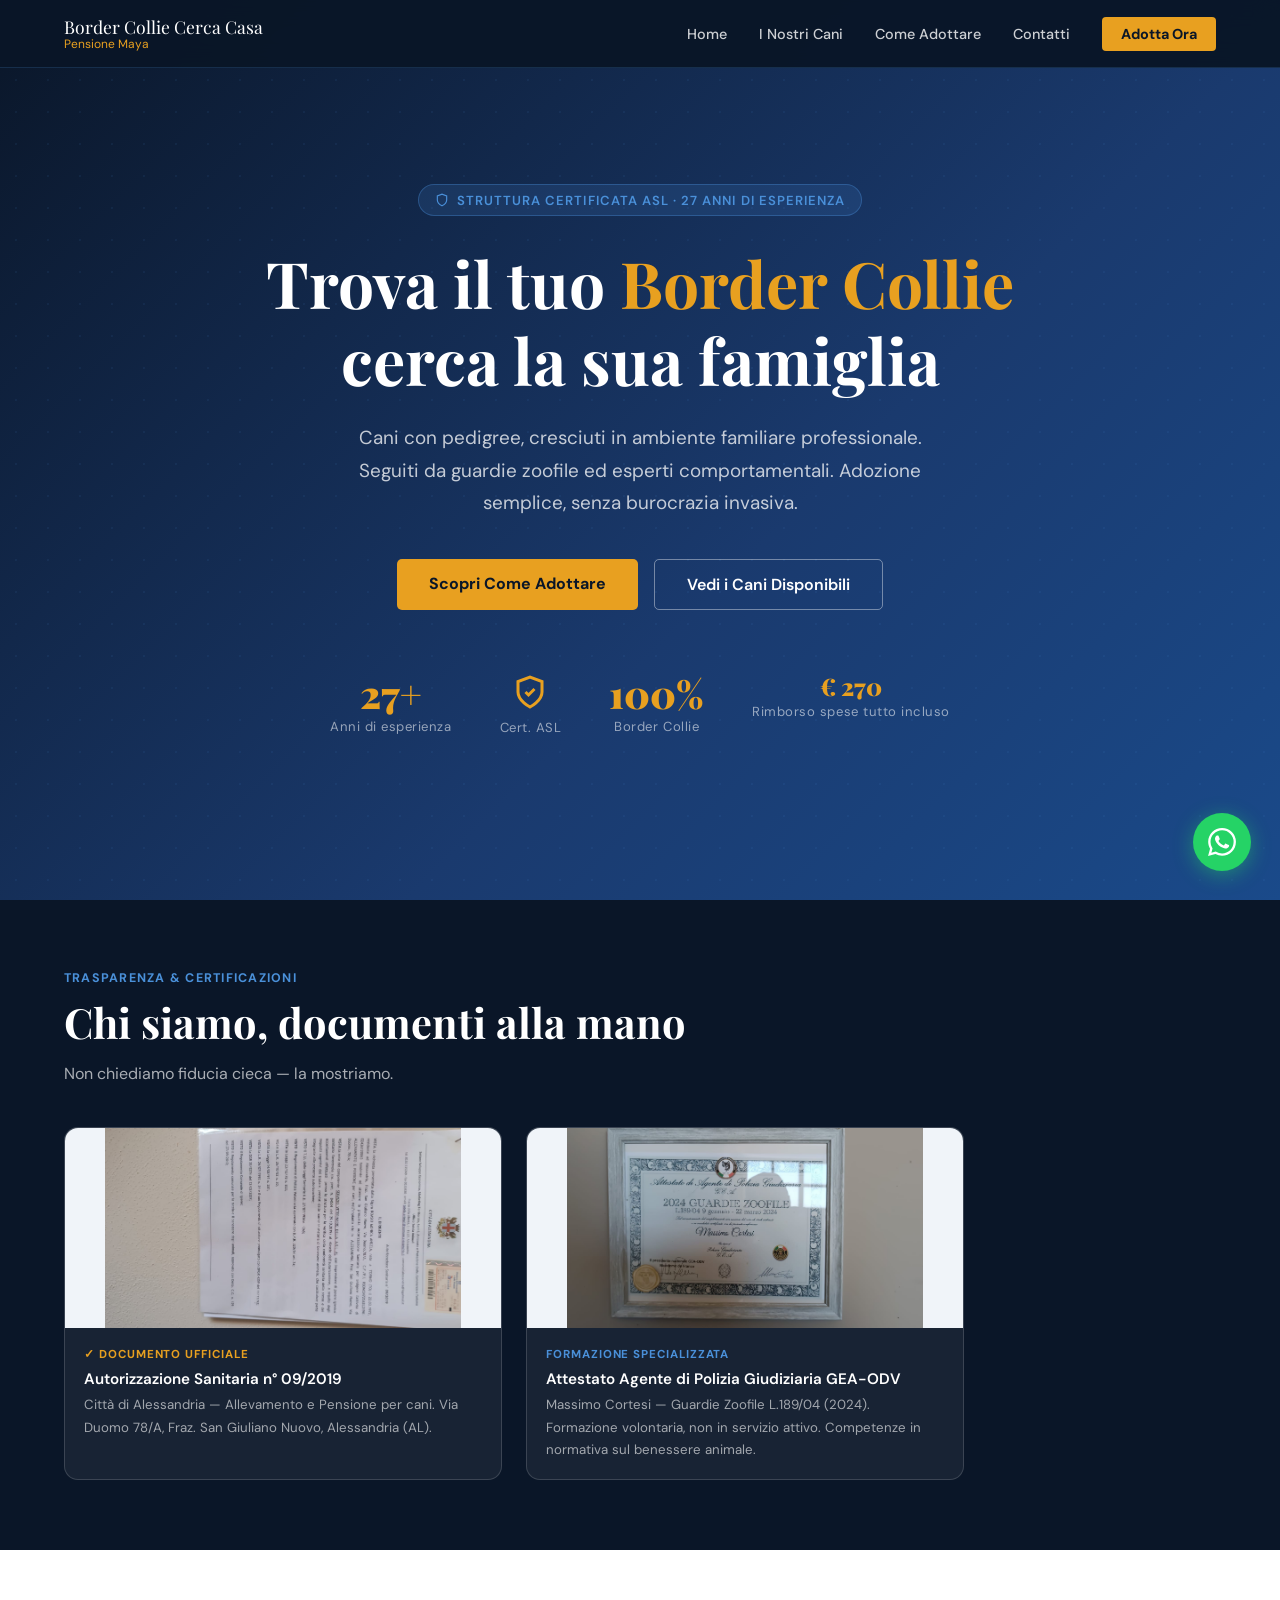
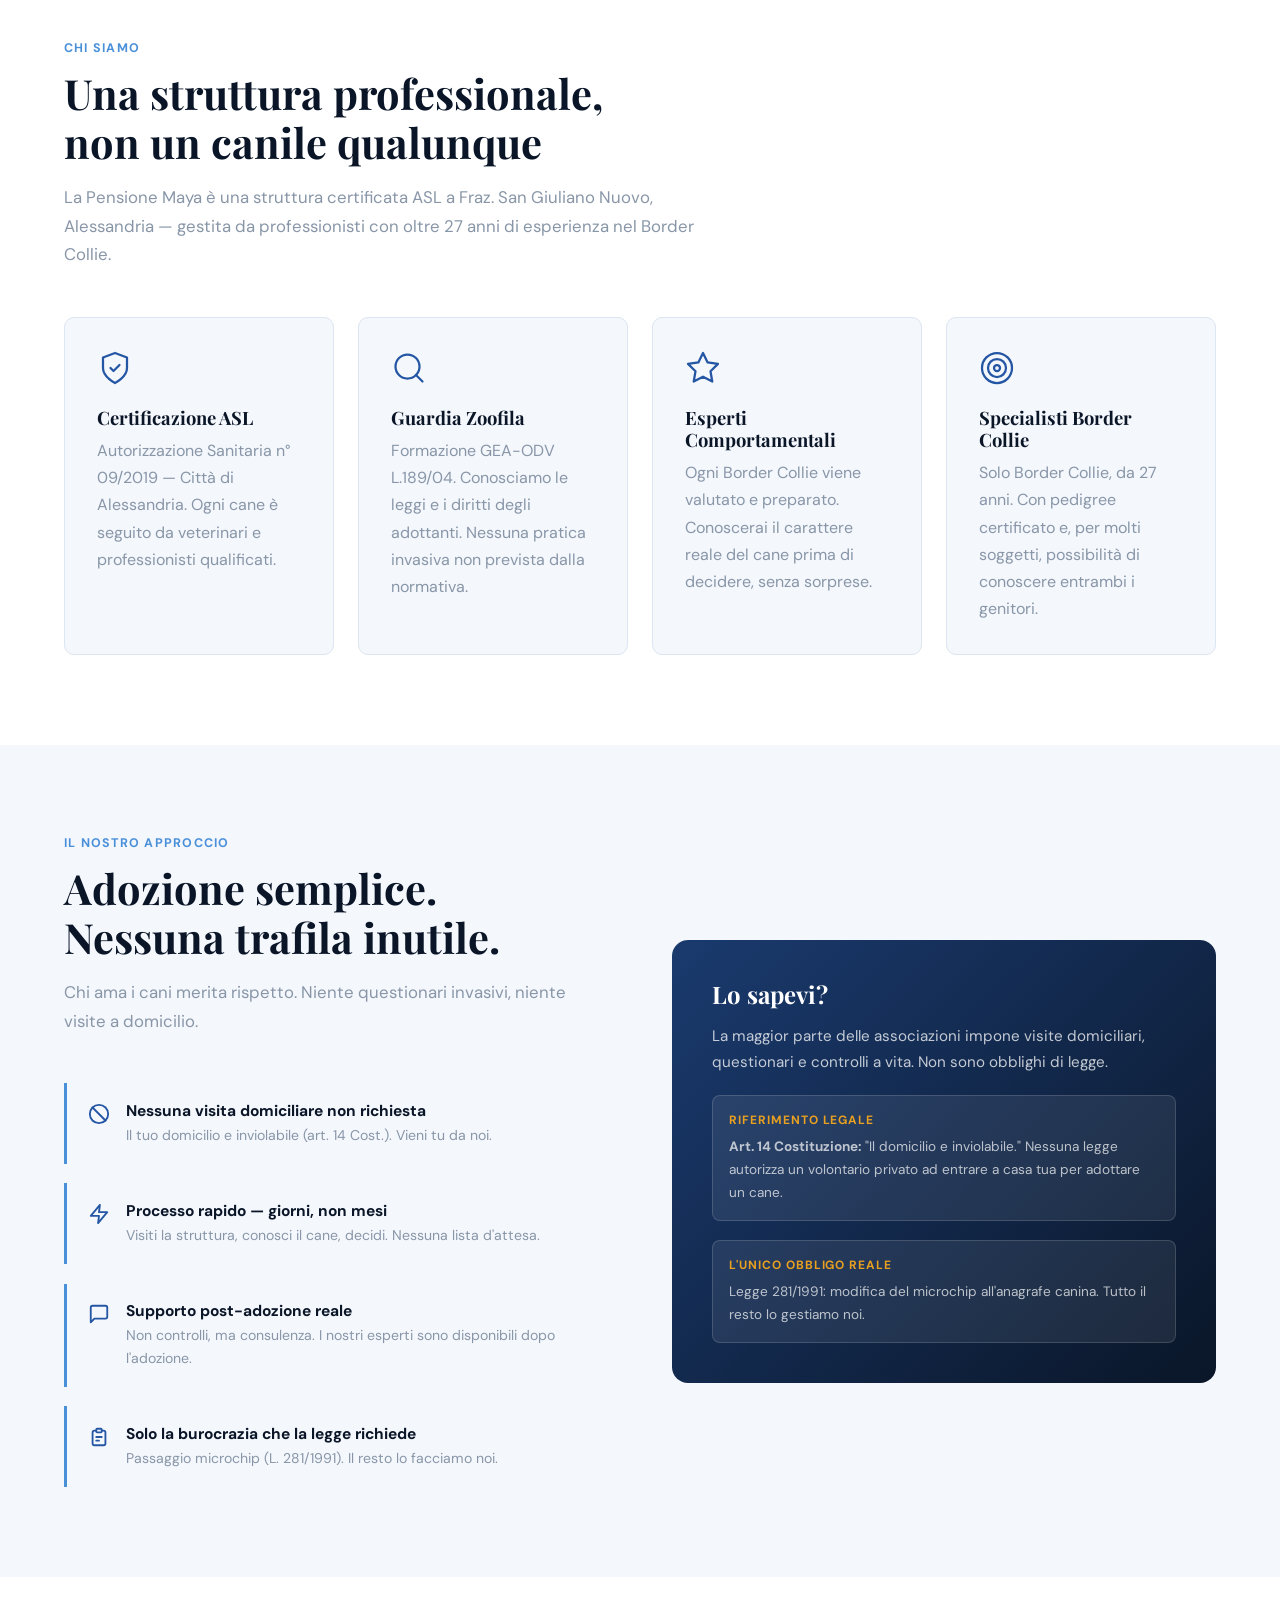
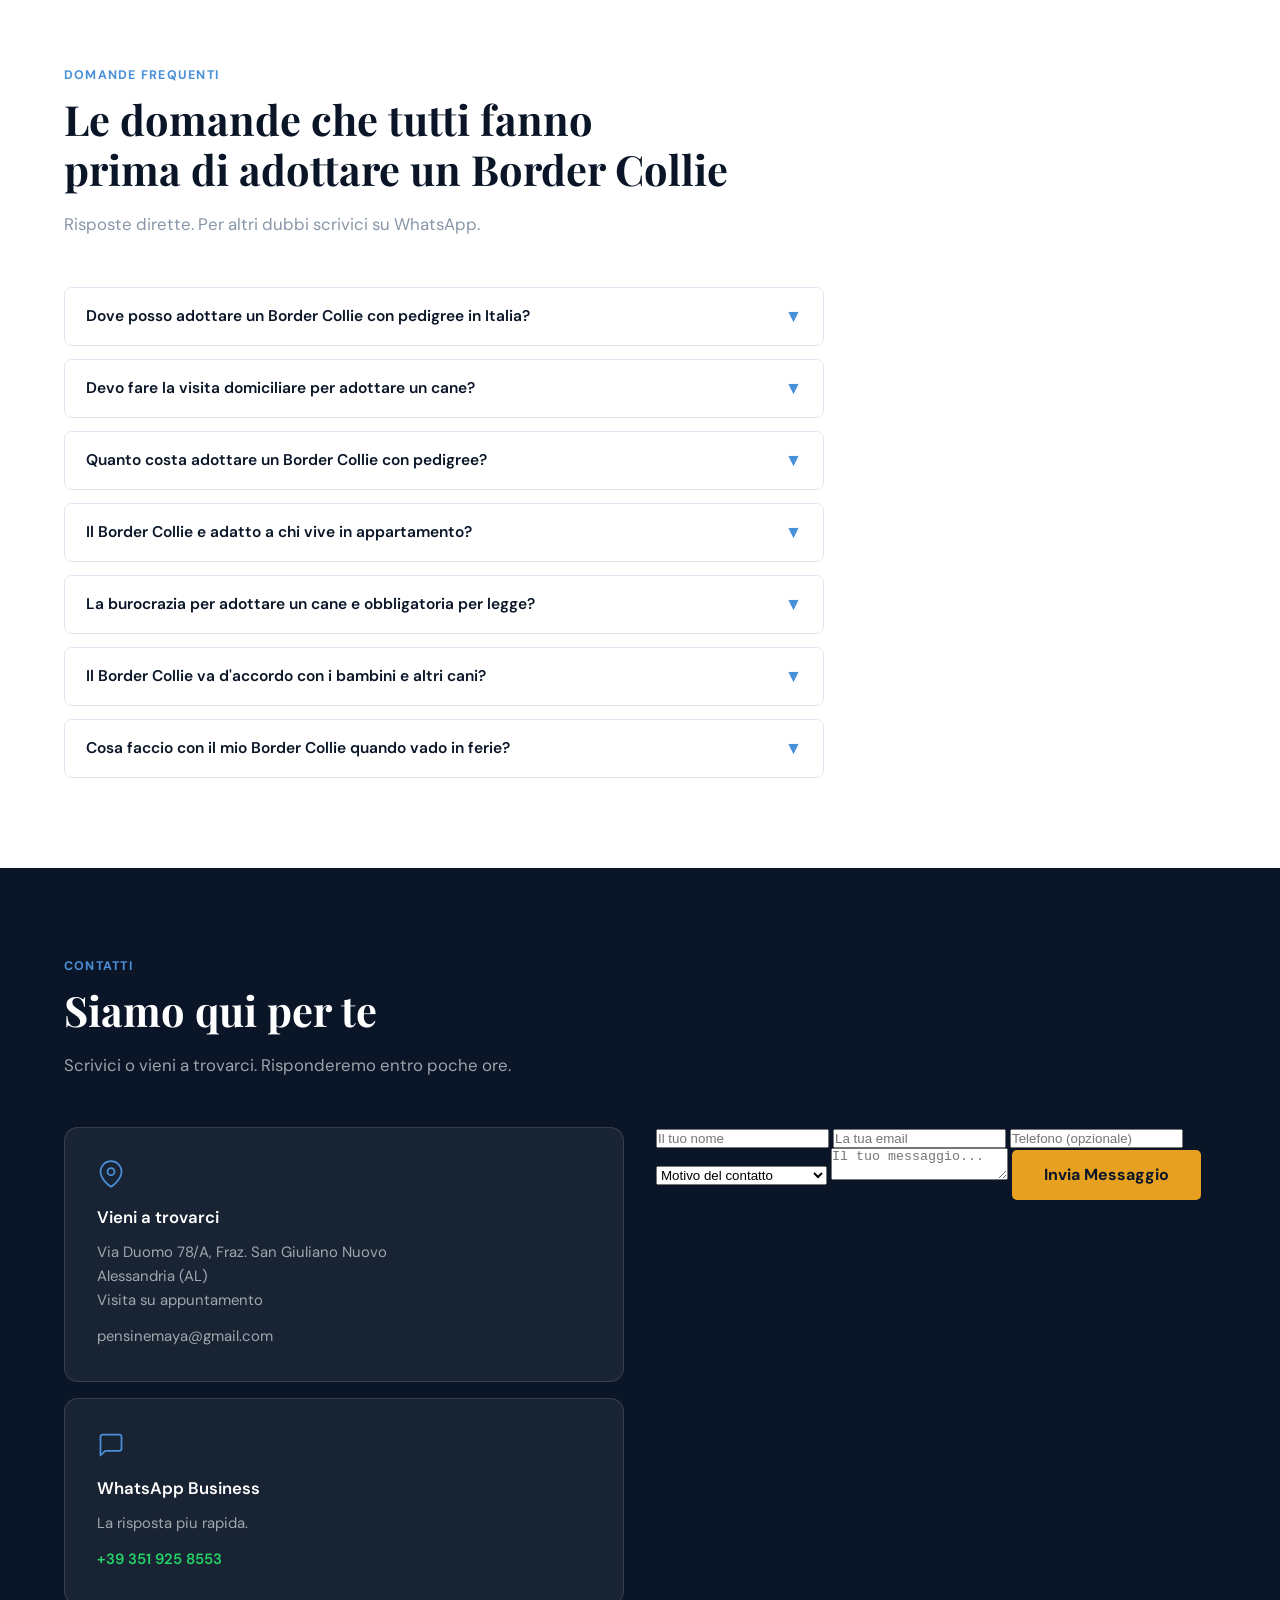
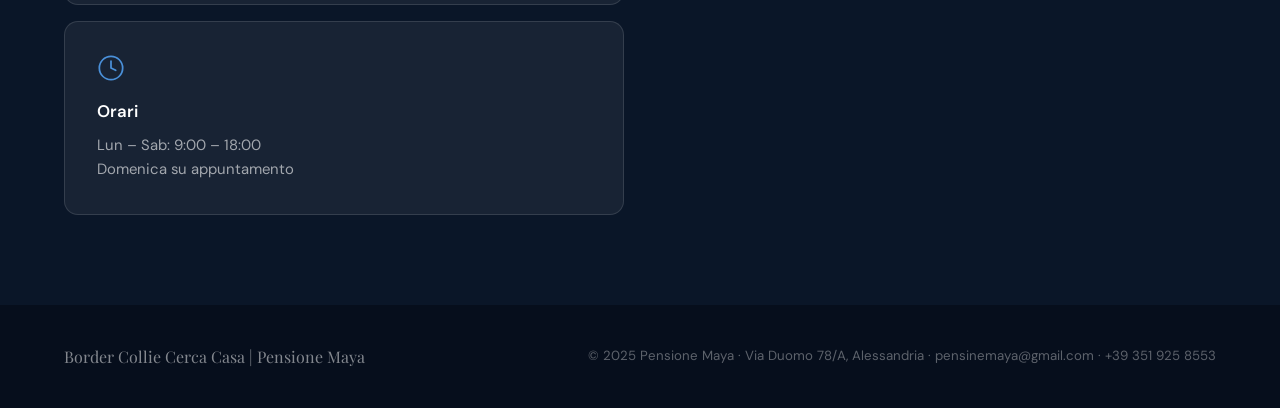
<file: index.html>
<!DOCTYPE html>
<html lang="it">
<head>
<meta charset="UTF-8">
<meta name="viewport" content="width=device-width, initial-scale=1.0">
<title>Border Collie Cerca Casa | Pensione Maya</title>
<meta name="description" content="Adotta un Border Collie con pedigree dalla Pensione Maya di Alessandria. Struttura certificata ASL, guardie zoofile, esperti comportamentali, 27 anni di esperienza.">
<link rel="preconnect" href="https://fonts.googleapis.com">
<link href="https://fonts.googleapis.com/css2?family=Playfair+Display:wght@700;900&family=DM+Sans:wght@300;400;500;600&display=swap" rel="stylesheet">
<link rel="stylesheet" href="css/stile.css">

<script type="application/ld+json">
{"@context":"https://schema.org","@type":"FAQPage","mainEntity":[
{"@type":"Question","name":"Dove posso adottare un Border Collie con pedigree in Italia?","acceptedAnswer":{"@type":"Answer","text":"La Pensione Maya di Alessandria e una struttura certificata ASL specializzata in Border Collie con pedigree, con oltre 27 anni di esperienza."}},
{"@type":"Question","name":"Devo fare la visita domiciliare per adottare un cane?","acceptedAnswer":{"@type":"Answer","text":"No. Il domicilio e tutelato dall art. 14 della Costituzione Italiana. L unico obbligo legale e il passaggio del microchip (L. 281/1991)."}},
{"@type":"Question","name":"Quanto costa adottare un Border Collie con pedigree?","acceptedAnswer":{"@type":"Answer","text":"Il contributo e di 270 euro tutto incluso: pedigree, vaccini, microchip, libretto sanitario, affiancamento e tesseramento socio."}}
]}
</script>
</head>
<body>

<!-- NAV -->
<nav>
  <a class="nav-logo" href="index.html">Border Collie Cerca Casa <span>Pensione Maya</span></a>
  <ul class="nav-links" id="mainNav">
    <li><a href="index.html">Home</a></li>
    <li><a href="cani.html">I Nostri Cani</a></li>
    <li><a href="adotta.html">Come Adottare</a></li>
    <li><a href="index.html#contatti">Contatti</a></li>
    <li><a class="nav-cta" href="adotta.html">Adotta Ora</a></li>
  </ul>
  <button id="hamburger" onclick="toggleMenu()" aria-label="Menu">
    <svg width="24" height="24" viewBox="0 0 24 24" fill="none" stroke="white" stroke-width="2" stroke-linecap="round">
      <line x1="3" y1="6" x2="21" y2="6"/><line x1="3" y1="12" x2="21" y2="12"/><line x1="3" y1="18" x2="21" y2="18"/>
    </svg>
  </button>
</nav>

<!-- HERO -->
<!-- PER AGGIUNGERE UNA FOTO SFONDO: 
     1. Carica la foto nella cartella foto/struttura/
     2. Cambia class="hero" in class="hero con-foto"
     3. In css/stile.css cambia --sfondo-hero con: url('../foto/struttura/NOMEFOTO.jpg') center/cover
-->
<section class="hero">
  <div class="hero-badge">
    <svg width="14" height="14" viewBox="0 0 24 24" fill="none" stroke="currentColor" stroke-width="2"><path d="M12 22s8-4 8-10V5l-8-3-8 3v7c0 6 8 10 8 10z"/></svg>
    Struttura Certificata ASL &middot; 27 Anni di Esperienza
  </div>
  <h1>Trova il tuo <em>Border Collie</em><br>cerca la sua famiglia</h1>
  <p>Cani con pedigree, cresciuti in ambiente familiare professionale. Seguiti da guardie zoofile ed esperti comportamentali. Adozione semplice, senza burocrazia invasiva.</p>
  <div class="hero-btns">
    <a href="adotta.html" class="btn-primary">Scopri Come Adottare</a>
    <a href="cani.html" class="btn-outline">Vedi i Cani Disponibili</a>
  </div>
  <div class="hero-stats">
    <div class="stat">
      <div class="stat-num">27+</div>
      <div class="stat-label">Anni di esperienza</div>
    </div>
    <div class="stat">
      <div class="stat-num">
        <svg width="36" height="36" viewBox="0 0 24 24" fill="none" stroke="currentColor" stroke-width="2"><path d="M12 22s8-4 8-10V5l-8-3-8 3v7c0 6 8 10 8 10z"/><polyline points="9 12 11 14 15 10"/></svg>
      </div>
      <div class="stat-label">Cert. ASL</div>
    </div>
    <div class="stat">
      <div class="stat-num">100%</div>
      <div class="stat-label">Border Collie</div>
    </div>
    <div class="stat">
      <div class="stat-num" style="font-size:1.5rem;">&euro; 270</div>
      <div class="stat-label">Rimborso spese tutto incluso</div>
    </div>
  </div>
</section>

<!-- CREDENZIALI -->
<section style="background:var(--navy);padding:70px 5%;">
  <div class="sec-label">Trasparenza &amp; Certificazioni</div>
  <h2 style="color:white;margin-bottom:0.8rem;">Chi siamo, documenti alla mano</h2>
  <p style="color:rgba(255,255,255,0.65);max-width:600px;line-height:1.7;margin-bottom:2.5rem;">Non chiediamo fiducia cieca &mdash; la mostriamo.</p>
  <div class="cred-grid">
    <div class="cred-card">
      <!-- SOSTITUISCI CON: <img src="foto/struttura/asl.png" alt="Autorizzazione ASL"> -->
      <img src="foto/struttura/asl.png" alt="Autorizzazione Sanitaria ASL Alessandria n.09/2019">
      <div class="cred-body">
        <div class="cred-tag" style="color:var(--accent);">&#10003; Documento Ufficiale</div>
        <strong class="cred-title">Autorizzazione Sanitaria n&deg; 09/2019</strong>
        <span class="cred-desc">Citt&agrave; di Alessandria &mdash; Allevamento e Pensione per cani. Via Duomo 78/A, Fraz. San Giuliano Nuovo, Alessandria (AL).</span>
      </div>
    </div>
    <div class="cred-card">
      <img src="foto/struttura/zoofila.png" alt="Attestato Guardia Zoofila Massimo Cortesi 2024">
      <div class="cred-body">
        <div class="cred-tag" style="color:var(--sky);">Formazione Specializzata</div>
        <strong class="cred-title">Attestato Agente di Polizia Giudiziaria GEA-ODV</strong>
        <span class="cred-desc">Massimo Cortesi &mdash; Guardie Zoofile L.189/04 (2024). Formazione volontaria, non in servizio attivo. Competenze in normativa sul benessere animale.</span>
      </div>
    </div>
  </div>
</section>

<!-- CHI SIAMO -->
<section>
  <div class="sec-label">Chi Siamo</div>
  <h2>Una struttura professionale,<br>non un canile qualunque</h2>
  <p class="sec-intro">La Pensione Maya &egrave; una struttura certificata ASL a Fraz. San Giuliano Nuovo, Alessandria &mdash; gestita da professionisti con oltre 27 anni di esperienza nel Border Collie.</p>
  <div class="cards-grid">
    <div class="card">
      <div class="card-icon">
        <svg width="36" height="36" viewBox="0 0 24 24" fill="none" stroke="#2456a4" stroke-width="1.5" stroke-linecap="round" stroke-linejoin="round"><path d="M12 22s8-4 8-10V5l-8-3-8 3v7c0 6 8 10 8 10z"/><polyline points="9 12 11 14 15 10"/></svg>
      </div>
      <h3>Certificazione ASL</h3>
      <p>Autorizzazione Sanitaria n&deg; 09/2019 &mdash; Citt&agrave; di Alessandria. Ogni cane &egrave; seguito da veterinari e professionisti qualificati.</p>
    </div>
    <div class="card">
      <div class="card-icon">
        <svg width="36" height="36" viewBox="0 0 24 24" fill="none" stroke="#2456a4" stroke-width="1.5" stroke-linecap="round" stroke-linejoin="round"><circle cx="11" cy="11" r="8"/><line x1="21" y1="21" x2="16.65" y2="16.65"/></svg>
      </div>
      <h3>Guardia Zoofila</h3>
      <p>Formazione GEA-ODV L.189/04. Conosciamo le leggi e i diritti degli adottanti. Nessuna pratica invasiva non prevista dalla normativa.</p>
    </div>
    <div class="card">
      <div class="card-icon">
        <svg width="36" height="36" viewBox="0 0 24 24" fill="none" stroke="#2456a4" stroke-width="1.5" stroke-linecap="round" stroke-linejoin="round"><polygon points="12 2 15.09 8.26 22 9.27 17 14.14 18.18 21.02 12 17.77 5.82 21.02 7 14.14 2 9.27 8.91 8.26 12 2"/></svg>
      </div>
      <h3>Esperti Comportamentali</h3>
      <p>Ogni Border Collie viene valutato e preparato. Conoscerai il carattere reale del cane prima di decidere, senza sorprese.</p>
    </div>
    <div class="card">
      <div class="card-icon">
        <svg width="36" height="36" viewBox="0 0 24 24" fill="none" stroke="#2456a4" stroke-width="1.5" stroke-linecap="round" stroke-linejoin="round"><circle cx="12" cy="12" r="10"/><circle cx="12" cy="12" r="6"/><circle cx="12" cy="12" r="2"/></svg>
      </div>
      <h3>Specialisti Border Collie</h3>
      <p>Solo Border Collie, da 27 anni. Con pedigree certificato e, per molti soggetti, possibilit&agrave; di conoscere entrambi i genitori.</p>
    </div>
  </div>
</section>

<!-- PERCHE NOI -->
<section style="background:var(--off);">
  <div class="perche-grid">
    <div>
      <div class="sec-label">Il Nostro Approccio</div>
      <h2>Adozione semplice.<br>Nessuna trafila inutile.</h2>
      <p class="sec-intro">Chi ama i cani merita rispetto. Niente questionari invasivi, niente visite a domicilio.</p>
      <ul class="perche-list">
        <li>
          <span class="icon"><svg width="22" height="22" viewBox="0 0 24 24" fill="none" stroke="#2456a4" stroke-width="2" stroke-linecap="round"><circle cx="12" cy="12" r="10"/><line x1="4.93" y1="4.93" x2="19.07" y2="19.07"/></svg></span>
          <div><strong>Nessuna visita domiciliare non richiesta</strong><span>Il tuo domicilio e inviolabile (art. 14 Cost.). Vieni tu da noi.</span></div>
        </li>
        <li>
          <span class="icon"><svg width="22" height="22" viewBox="0 0 24 24" fill="none" stroke="#2456a4" stroke-width="2" stroke-linecap="round" stroke-linejoin="round"><polygon points="13 2 3 14 12 14 11 22 21 10 12 10 13 2"/></svg></span>
          <div><strong>Processo rapido &mdash; giorni, non mesi</strong><span>Visiti la struttura, conosci il cane, decidi. Nessuna lista d'attesa.</span></div>
        </li>
        <li>
          <span class="icon"><svg width="22" height="22" viewBox="0 0 24 24" fill="none" stroke="#2456a4" stroke-width="2" stroke-linecap="round" stroke-linejoin="round"><path d="M21 15a2 2 0 0 1-2 2H7l-4 4V5a2 2 0 0 1 2-2h14a2 2 0 0 1 2 2z"/></svg></span>
          <div><strong>Supporto post-adozione reale</strong><span>Non controlli, ma consulenza. I nostri esperti sono disponibili dopo l'adozione.</span></div>
        </li>
        <li>
          <span class="icon"><svg width="22" height="22" viewBox="0 0 24 24" fill="none" stroke="#2456a4" stroke-width="2" stroke-linecap="round" stroke-linejoin="round"><path d="M9 5H7a2 2 0 0 0-2 2v12a2 2 0 0 0 2 2h10a2 2 0 0 0 2-2V7a2 2 0 0 0-2-2h-2"/><rect x="9" y="3" width="6" height="4" rx="1"/><line x1="9" y1="12" x2="15" y2="12"/><line x1="9" y1="16" x2="12" y2="16"/></svg></span>
          <div><strong>Solo la burocrazia che la legge richiede</strong><span>Passaggio microchip (L. 281/1991). Il resto lo facciamo noi.</span></div>
        </li>
      </ul>
    </div>
    <div class="perche-visual">
      <h3>Lo sapevi?</h3>
      <p>La maggior parte delle associazioni impone visite domiciliari, questionari e controlli a vita. Non sono obblighi di legge.</p>
      <div class="legge-box">
        <div class="ltag">Riferimento Legale</div>
        <p><strong>Art. 14 Costituzione:</strong> "Il domicilio e inviolabile." Nessuna legge autorizza un volontario privato ad entrare a casa tua per adottare un cane.</p>
      </div>
      <div class="legge-box">
        <div class="ltag">L'unico obbligo reale</div>
        <p>Legge 281/1991: modifica del microchip all'anagrafe canina. Tutto il resto lo gestiamo noi.</p>
      </div>
    </div>
  </div>
</section>

<!-- FAQ -->
<section>
  <div class="sec-label">Domande Frequenti</div>
  <h2>Le domande che tutti fanno<br>prima di adottare un Border Collie</h2>
  <p class="sec-intro">Risposte dirette. Per altri dubbi scrivici su WhatsApp.</p>
  <div class="faq-list">

    <div class="faq-item">
      <div class="faq-q" onclick="toggleFaq(this)">Dove posso adottare un Border Collie con pedigree in Italia? <span class="faq-arrow">&#9660;</span></div>
      <div class="faq-a">La Pensione Maya e una struttura certificata ASL specializzata esclusivamente in Border Collie, con oltre 27 anni di esperienza. I nostri cani hanno pedigree ufficiale iscritto al libro genealogico. Per alcuni soggetti e possibile vedere entrambi i genitori di persona.</div>
    </div>

    <div class="faq-item">
      <div class="faq-q" onclick="toggleFaq(this)">Devo fare la visita domiciliare per adottare un cane? <span class="faq-arrow">&#9660;</span></div>
      <div class="faq-a">No. Il tuo domicilio e tutelato dall'art. 14 della Costituzione Italiana, che lo dichiara inviolabile. Nessuna associazione privata ha il diritto di entrare a casa tua come condizione per adottare un cane. L'unico adempimento obbligatorio (L. 281/1991) e il passaggio del microchip. Da noi sei tu a venire a visitare la nostra struttura certificata.</div>
    </div>

    <div class="faq-item">
      <div class="faq-q" onclick="toggleFaq(this)">Quanto costa adottare un Border Collie con pedigree? <span class="faq-arrow">&#9660;</span></div>
      <div class="faq-a">Il contributo e di 270 euro a rimborso spese, tutto incluso: pedigree certificato, vaccini, microchip gia intestato, libretto sanitario, affiancamento iniziale e tesseramento socio. Come socio hai anche accesso alla pensione per il tuo cane durante le ferie.</div>
    </div>

    <div class="faq-item">
      <div class="faq-q" onclick="toggleFaq(this)">Il Border Collie e adatto a chi vive in appartamento? <span class="faq-arrow">&#9660;</span></div>
      <div class="faq-a">Si, se lo stile di vita e quello giusto. Il Border Collie non ha bisogno di metri quadri ma di stimolazione mentale e attivita fisica quotidiana. I nostri esperti comportamentali ti aiutano a capire quale cane si adatta meglio alla tua situazione.</div>
    </div>

    <div class="faq-item">
      <div class="faq-q" onclick="toggleFaq(this)">La burocrazia per adottare un cane e obbligatoria per legge? <span class="faq-arrow">&#9660;</span></div>
      <div class="faq-a">No. Questionari lunghi, visite domiciliari e controlli a vita non hanno base legislativa. In alcuni casi violano l'art. 14 Cost. e il GDPR. Da noi il processo e trasparente, rapido e rispettoso.</div>
    </div>

    <div class="faq-item">
      <div class="faq-q" onclick="toggleFaq(this)">Il Border Collie va d'accordo con i bambini e altri cani? <span class="faq-arrow">&#9660;</span></div>
      <div class="faq-a">Dipende dal singolo soggetto. Forniamo una scheda comportamentale dettagliata per ogni cane. Se hai bambini o altri animali in casa, ti indirizziamo verso il Border Collie piu compatibile.</div>
    </div>

    <div class="faq-item">
      <div class="faq-q" onclick="toggleFaq(this)">Cosa faccio con il mio Border Collie quando vado in ferie? <span class="faq-arrow">&#9660;</span></div>
      <div class="faq-a">Come socio della Pensione Maya hai accesso preferenziale alla nostra pensione per cani. Il tuo Border Collie soggiorna nella struttura che gia conosce, con i professionisti che lo hanno seguito fin dall'inizio.</div>
    </div>

  </div>
</section>

<!-- CONTATTI -->
<section class="contact-section" id="contatti">
  <div class="sec-label">Contatti</div>
  <h2>Siamo qui per te</h2>
  <p class="sec-intro">Scrivici o vieni a trovarci. Risponderemo entro poche ore.</p>
  <div class="contact-grid">
    <div style="display:flex;flex-direction:column;gap:1rem;">
      <div class="contact-card">
        <div><svg width="28" height="28" viewBox="0 0 24 24" fill="none" stroke="#4a90d9" stroke-width="1.5" stroke-linecap="round" stroke-linejoin="round"><path d="M21 10c0 7-9 13-9 13s-9-6-9-13a9 9 0 0 1 18 0z"/><circle cx="12" cy="10" r="3"/></svg></div>
        <h4>Vieni a trovarci</h4>
        <p>Via Duomo 78/A, Fraz. San Giuliano Nuovo<br>Alessandria (AL)<br>Visita su appuntamento</p>
        <a href="mailto:pensinemaya@gmail.com">pensinemaya@gmail.com</a>
      </div>
      <div class="contact-card">
        <div><svg width="28" height="28" viewBox="0 0 24 24" fill="none" stroke="#4a90d9" stroke-width="1.5" stroke-linecap="round" stroke-linejoin="round"><path d="M21 15a2 2 0 0 1-2 2H7l-4 4V5a2 2 0 0 1 2-2h14a2 2 0 0 1 2 2z"/></svg></div>
        <h4>WhatsApp Business</h4>
        <p>La risposta piu rapida.</p>
        <a href="https://wa.me/393519258553" target="_blank" style="color:#25d366;font-weight:600;">+39 351 925 8553</a>
      </div>
      <div class="contact-card">
        <div><svg width="28" height="28" viewBox="0 0 24 24" fill="none" stroke="#4a90d9" stroke-width="1.5" stroke-linecap="round" stroke-linejoin="round"><circle cx="12" cy="12" r="10"/><polyline points="12 6 12 12 16 14"/></svg></div>
        <h4>Orari</h4>
        <p>Lun &ndash; Sab: 9:00 &ndash; 18:00<br>Domenica su appuntamento</p>
      </div>
    </div>
    <div>
      <form id="contactForm" onsubmit="handleForm(event)">
        <input type="text" placeholder="Il tuo nome">
        <input type="email" placeholder="La tua email">
        <input type="tel" placeholder="Telefono (opzionale)">
        <select>
          <option value="">Motivo del contatto</option>
          <option>Voglio adottare un cane</option>
          <option>Voglio visitare la struttura</option>
          <option>Informazioni generali</option>
        </select>
        <textarea placeholder="Il tuo messaggio..."></textarea>
        <button type="submit" class="btn-primary">Invia Messaggio</button>
      </form>
    </div>
  </div>
</section>

<!-- WHATSAPP FLOAT -->
<a class="wa-float" href="https://wa.me/393519258553?text=Ciao!%20Ho%20visto%20il%20sito%20Border%20Collie%20Cerca%20Casa%20e%20vorrei%20informazioni." target="_blank" aria-label="WhatsApp">
  <svg viewBox="0 0 24 24"><path d="M17.472 14.382c-.297-.149-1.758-.867-2.03-.967-.273-.099-.471-.148-.67.15-.197.297-.767.966-.94 1.164-.173.199-.347.223-.644.075-.297-.15-1.255-.463-2.39-1.475-.883-.788-1.48-1.761-1.653-2.059-.173-.297-.018-.458.13-.606.134-.133.298-.347.446-.52.149-.174.198-.298.298-.497.099-.198.05-.371-.025-.52-.075-.149-.669-1.612-.916-2.207-.242-.579-.487-.5-.669-.51-.173-.008-.371-.01-.57-.01-.198 0-.52.074-.792.372-.272.297-1.04 1.016-1.04 2.479 0 1.462 1.065 2.875 1.213 3.074.149.198 2.096 3.2 5.077 4.487.709.306 1.262.489 1.694.625.712.227 1.36.195 1.871.118.571-.085 1.758-.719 2.006-1.413.248-.694.248-1.289.173-1.413-.074-.124-.272-.198-.57-.347m-5.421 7.403h-.004a9.87 9.87 0 01-5.031-1.378l-.361-.214-3.741.982.998-3.648-.235-.374a9.86 9.86 0 01-1.51-5.26c.001-5.45 4.436-9.884 9.888-9.884 2.64 0 5.122 1.03 6.988 2.898a9.825 9.825 0 012.893 6.994c-.003 5.45-4.437 9.884-9.885 9.884m8.413-18.297A11.815 11.815 0 0012.05 0C5.495 0 .16 5.335.157 11.892c0 2.096.547 4.142 1.588 5.945L.057 24l6.305-1.654a11.882 11.882 0 005.683 1.448h.005c6.554 0 11.89-5.335 11.893-11.893a11.821 11.821 0 00-3.48-8.413Z"/></svg>
</a>

<!-- FOOTER -->
<footer>
  <div class="f-logo">Border Collie Cerca Casa | Pensione Maya</div>
  <p>&copy; 2025 Pensione Maya &middot; Via Duomo 78/A, Alessandria &middot; pensinemaya@gmail.com &middot; +39 351 925 8553</p>
</footer>

<script src="js/app.js"></script>
</body>
</html>
</file>
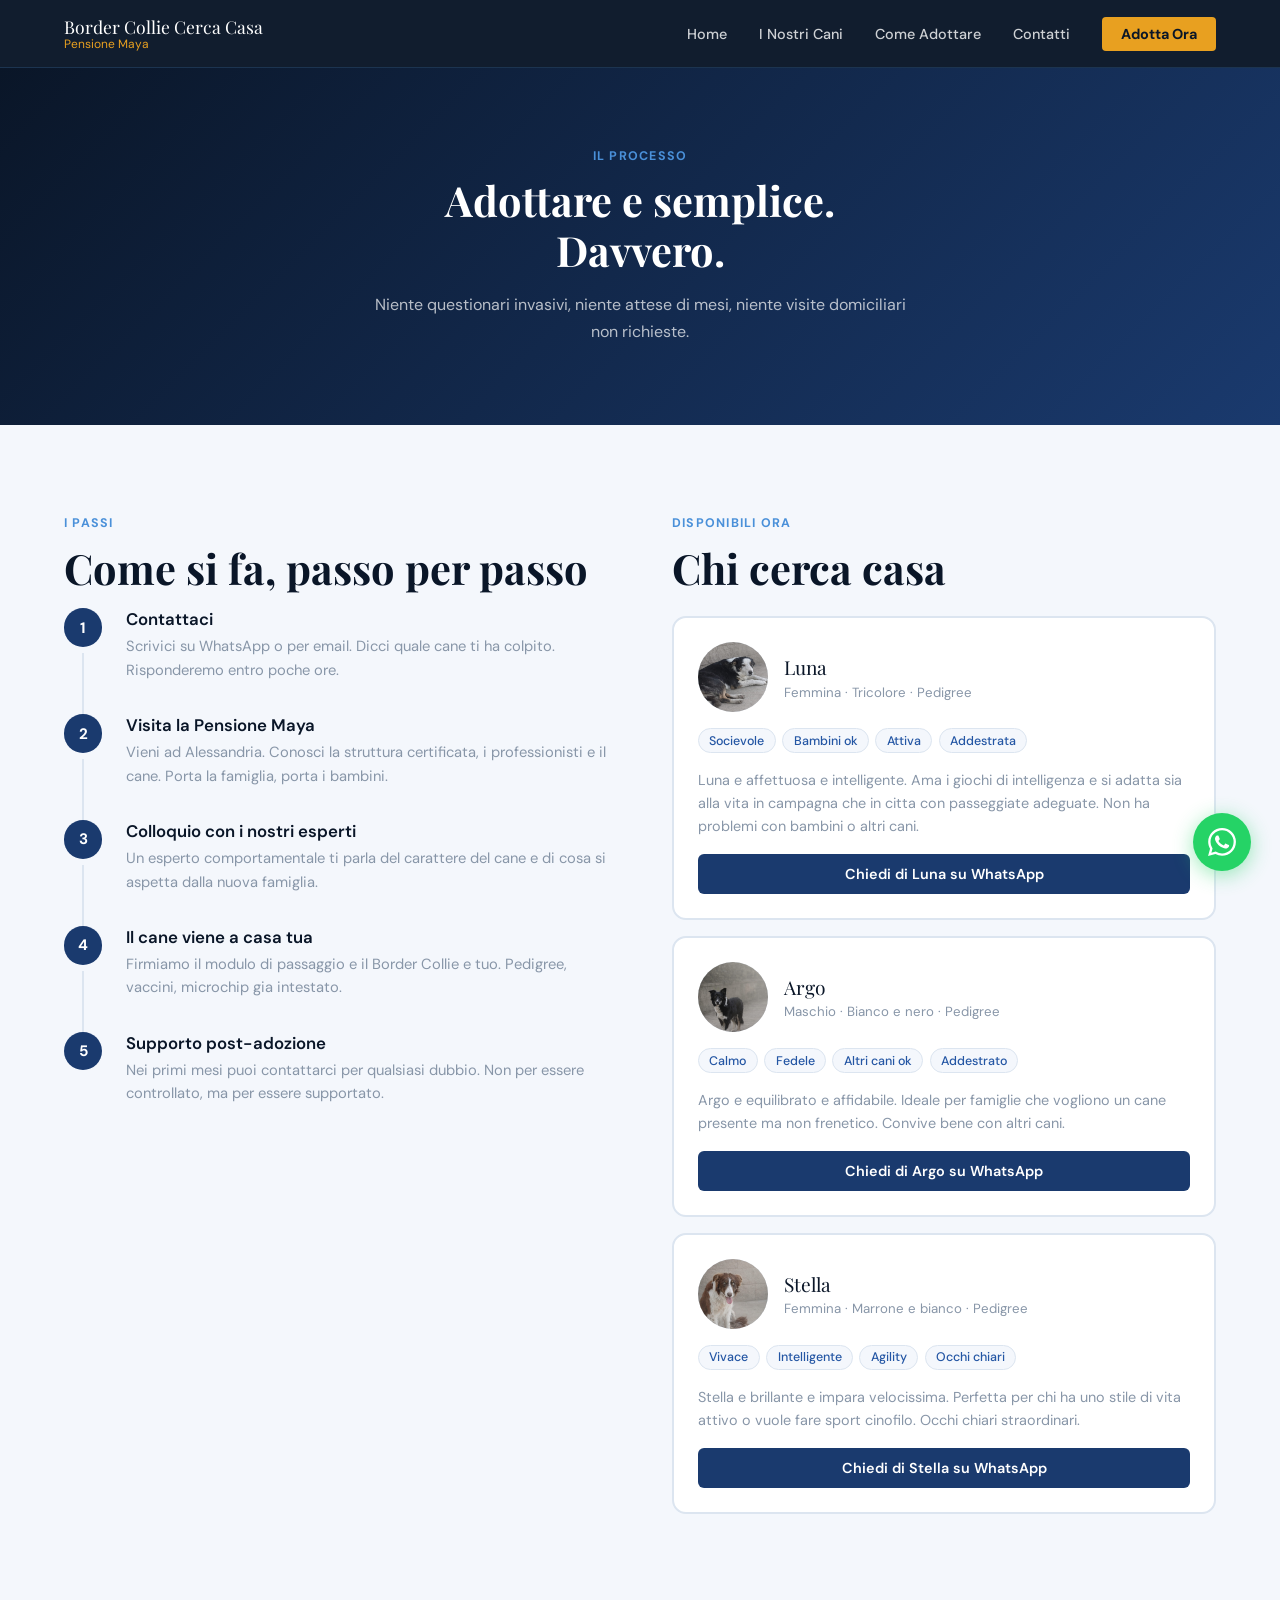
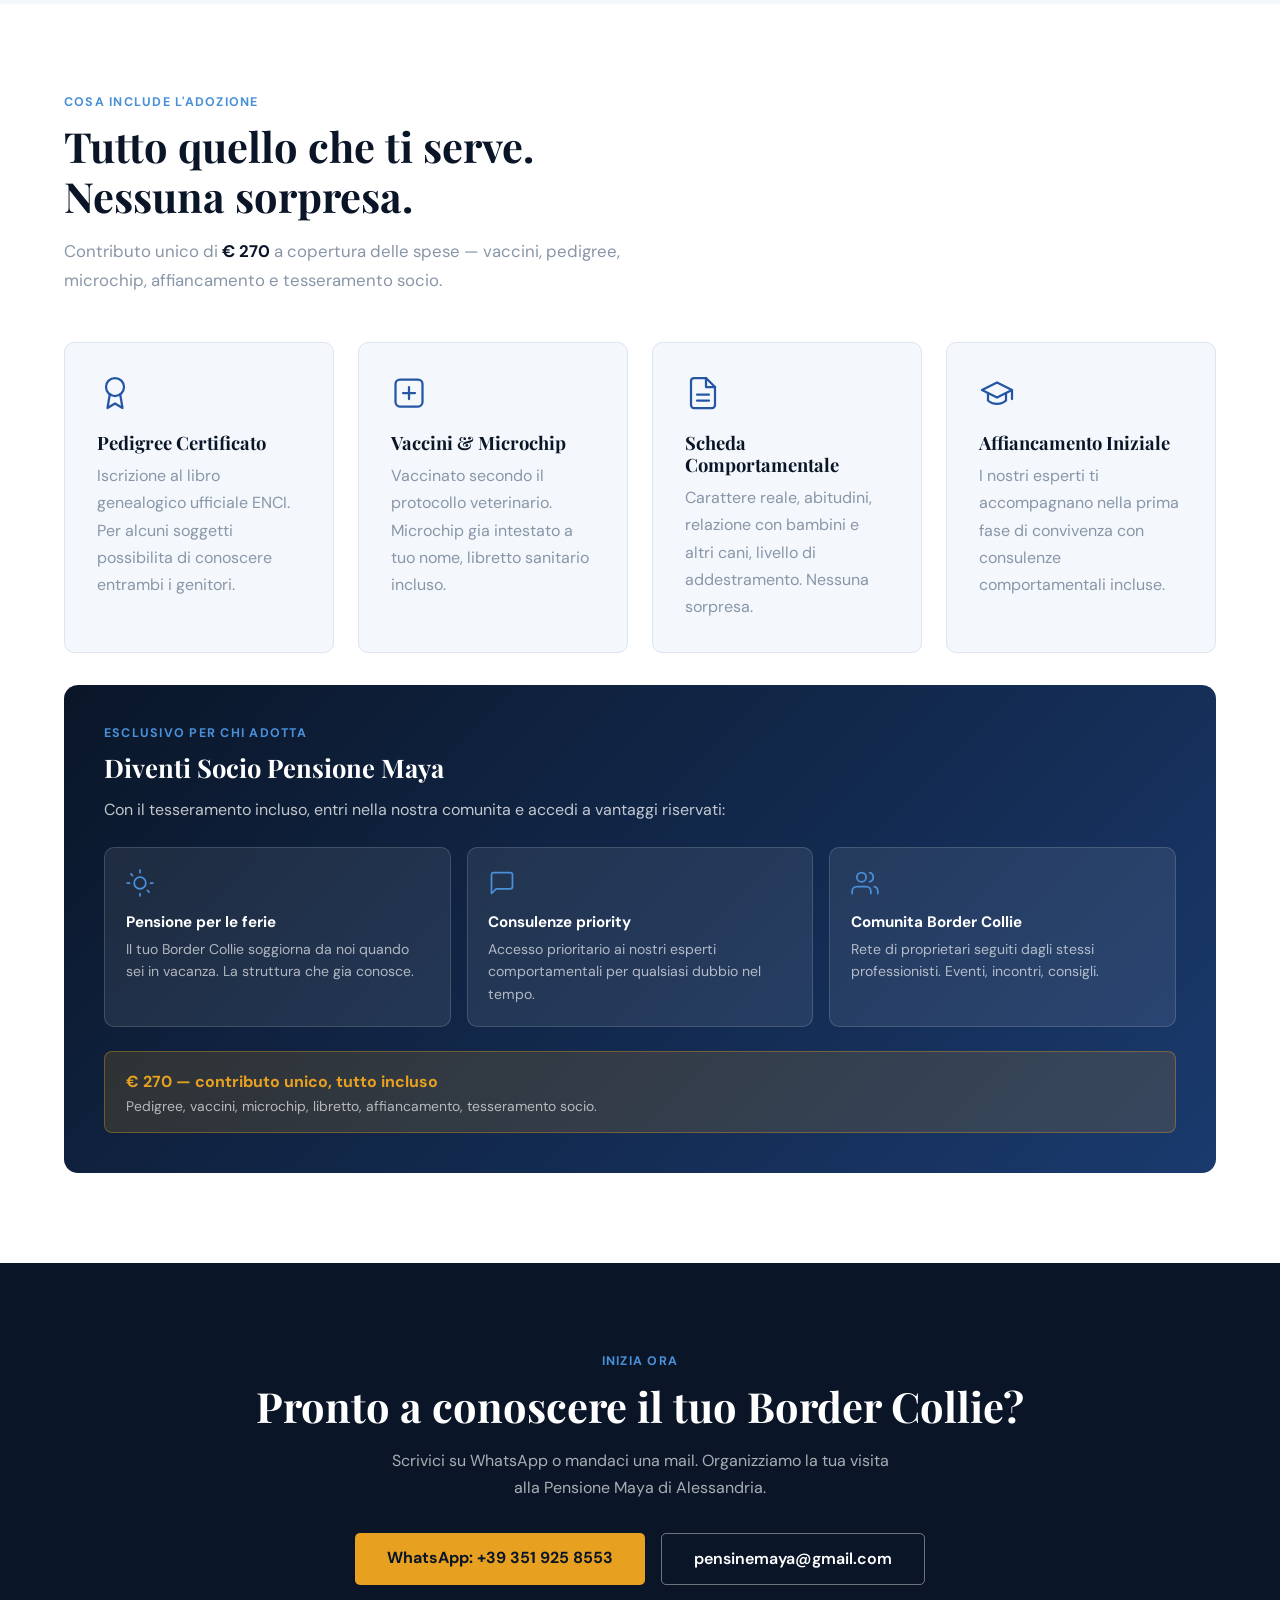
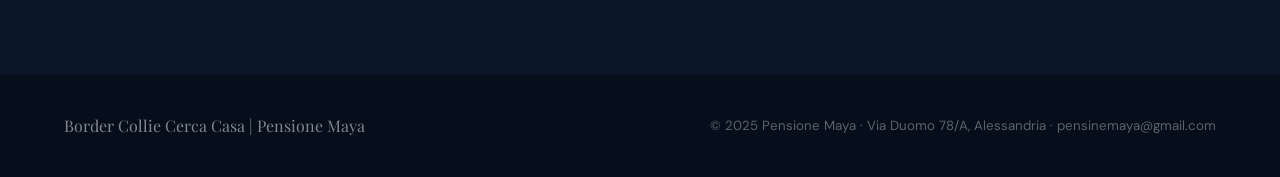
<file: adotta.html>
<!DOCTYPE html>
<html lang="it">
<head>
<meta charset="UTF-8">
<meta name="viewport" content="width=device-width, initial-scale=1.0">
<title>Come Adottare | Pensione Maya</title>
<meta name="description" content="Come adottare un Border Collie con pedigree dalla Pensione Maya. Processo semplice, contributo 270 euro tutto incluso, vantaggi socio.">
<link rel="preconnect" href="https://fonts.googleapis.com">
<link href="https://fonts.googleapis.com/css2?family=Playfair+Display:wght@700;900&family=DM+Sans:wght@300;400;500;600&display=swap" rel="stylesheet">
<link rel="stylesheet" href="css/stile.css">
</head>
<body>

<nav>
  <a class="nav-logo" href="index.html">Border Collie Cerca Casa <span>Pensione Maya</span></a>
  <ul class="nav-links" id="mainNav">
    <li><a href="index.html">Home</a></li>
    <li><a href="cani.html">I Nostri Cani</a></li>
    <li><a href="adotta.html">Come Adottare</a></li>
    <li><a href="index.html#contatti">Contatti</a></li>
    <li><a class="nav-cta" href="adotta.html">Adotta Ora</a></li>
  </ul>
  <button id="hamburger" onclick="toggleMenu()" aria-label="Menu">
    <svg width="24" height="24" viewBox="0 0 24 24" fill="none" stroke="white" stroke-width="2" stroke-linecap="round">
      <line x1="3" y1="6" x2="21" y2="6"/><line x1="3" y1="12" x2="21" y2="12"/><line x1="3" y1="18" x2="21" y2="18"/>
    </svg>
  </button>
</nav>

<div style="height:68px"></div>

<!-- HEADER -->
<section style="background:linear-gradient(135deg,var(--navy),var(--blue));text-align:center;padding:80px 5%;">
  <div class="sec-label" style="color:var(--sky);">Il Processo</div>
  <h2 style="color:white;">Adottare e semplice.<br>Davvero.</h2>
  <p style="color:rgba(255,255,255,0.7);max-width:560px;margin:0 auto;line-height:1.7;">Niente questionari invasivi, niente attese di mesi, niente visite domiciliari non richieste.</p>
</section>

<!-- PASSI + DISPONIBILI -->
<section style="background:var(--off);">
  <div style="display:grid;grid-template-columns:1fr 1fr;gap:4rem;align-items:start;">

    <!-- PASSI -->
    <div>
      <div class="sec-label">I Passi</div>
      <h2>Come si fa, passo per passo</h2>
      <div class="steps">
        <div class="step">
          <div class="step-num">1</div>
          <div class="step-content">
            <h4>Contattaci</h4>
            <p>Scrivici su WhatsApp o per email. Dicci quale cane ti ha colpito. Risponderemo entro poche ore.</p>
          </div>
        </div>
        <div class="step">
          <div class="step-num">2</div>
          <div class="step-content">
            <h4>Visita la Pensione Maya</h4>
            <p>Vieni ad Alessandria. Conosci la struttura certificata, i professionisti e il cane. Porta la famiglia, porta i bambini.</p>
          </div>
        </div>
        <div class="step">
          <div class="step-num">3</div>
          <div class="step-content">
            <h4>Colloquio con i nostri esperti</h4>
            <p>Un esperto comportamentale ti parla del carattere del cane e di cosa si aspetta dalla nuova famiglia.</p>
          </div>
        </div>
        <div class="step">
          <div class="step-num">4</div>
          <div class="step-content">
            <h4>Il cane viene a casa tua</h4>
            <p>Firmiamo il modulo di passaggio e il Border Collie e tuo. Pedigree, vaccini, microchip gia intestato.</p>
          </div>
        </div>
        <div class="step">
          <div class="step-num">5</div>
          <div class="step-content">
            <h4>Supporto post-adozione</h4>
            <p>Nei primi mesi puoi contattarci per qualsiasi dubbio. Non per essere controllato, ma per essere supportato.</p>
          </div>
        </div>
      </div>
    </div>

    <!-- DISPONIBILI -->
    <div>
      <div class="sec-label">Disponibili ora</div>
      <h2>Chi cerca casa</h2>
      <div id="disponibiliList" style="display:flex;flex-direction:column;gap:1rem;margin-top:1.5rem;">
        <p style="color:var(--gray);">Caricamento cani...</p>
      </div>
    </div>

  </div>
</section>

<!-- COSA INCLUDE -->
<section>
  <div class="sec-label">Cosa Include l'Adozione</div>
  <h2>Tutto quello che ti serve.<br>Nessuna sorpresa.</h2>
  <p class="sec-intro">Contributo unico di <strong style="color:var(--navy);">&euro; 270</strong> a copertura delle spese &mdash; vaccini, pedigree, microchip, affiancamento e tesseramento socio.</p>

  <div class="cards-grid" style="margin-bottom:2rem;">
    <div class="card">
      <div class="card-icon"><svg width="36" height="36" viewBox="0 0 24 24" fill="none" stroke="#2456a4" stroke-width="1.5" stroke-linecap="round" stroke-linejoin="round"><circle cx="12" cy="8" r="6"/><path d="M15.477 12.89L17 22l-5-3-5 3 1.523-9.11"/></svg></div>
      <h3>Pedigree Certificato</h3>
      <p>Iscrizione al libro genealogico ufficiale ENCI. Per alcuni soggetti possibilita di conoscere entrambi i genitori.</p>
    </div>
    <div class="card">
      <div class="card-icon"><svg width="36" height="36" viewBox="0 0 24 24" fill="none" stroke="#2456a4" stroke-width="1.5" stroke-linecap="round" stroke-linejoin="round"><rect x="3" y="3" width="18" height="18" rx="3"/><line x1="12" y1="8" x2="12" y2="16"/><line x1="8" y1="12" x2="16" y2="12"/></svg></div>
      <h3>Vaccini &amp; Microchip</h3>
      <p>Vaccinato secondo il protocollo veterinario. Microchip gia intestato a tuo nome, libretto sanitario incluso.</p>
    </div>
    <div class="card">
      <div class="card-icon"><svg width="36" height="36" viewBox="0 0 24 24" fill="none" stroke="#2456a4" stroke-width="1.5" stroke-linecap="round" stroke-linejoin="round"><path d="M14 2H6a2 2 0 0 0-2 2v16a2 2 0 0 0 2 2h12a2 2 0 0 0 2-2V8z"/><polyline points="14 2 14 8 20 8"/><line x1="16" y1="13" x2="8" y2="13"/><line x1="16" y1="17" x2="8" y2="17"/></svg></div>
      <h3>Scheda Comportamentale</h3>
      <p>Carattere reale, abitudini, relazione con bambini e altri cani, livello di addestramento. Nessuna sorpresa.</p>
    </div>
    <div class="card">
      <div class="card-icon"><svg width="36" height="36" viewBox="0 0 24 24" fill="none" stroke="#2456a4" stroke-width="1.5" stroke-linecap="round" stroke-linejoin="round"><path d="M22 10v6M2 10l10-5 10 5-10 5z"/><path d="M6 12v5c3 3 9 3 12 0v-5"/></svg></div>
      <h3>Affiancamento Iniziale</h3>
      <p>I nostri esperti ti accompagnano nella prima fase di convivenza con consulenze comportamentali incluse.</p>
    </div>
  </div>

  <!-- VANTAGGI SOCIO -->
  <div style="background:linear-gradient(135deg,var(--navy),var(--blue));border-radius:14px;padding:2.5rem;color:white;">
    <div class="sec-label" style="color:var(--sky);">Esclusivo per chi adotta</div>
    <h3 style="font-family:var(--font-titoli);font-size:1.6rem;color:white;margin-bottom:0.8rem;">Diventi Socio Pensione Maya</h3>
    <p style="color:rgba(255,255,255,0.75);line-height:1.7;margin-bottom:1.5rem;">Con il tesseramento incluso, entri nella nostra comunita e accedi a vantaggi riservati:</p>
    <div class="socio-grid">
      <div class="socio-item">
        <div style="margin-bottom:0.6rem;"><svg width="28" height="28" viewBox="0 0 24 24" fill="none" stroke="#4a90d9" stroke-width="1.5" stroke-linecap="round" stroke-linejoin="round"><circle cx="12" cy="12" r="5"/><line x1="12" y1="1" x2="12" y2="3"/><line x1="12" y1="21" x2="12" y2="23"/><line x1="4.22" y1="4.22" x2="5.64" y2="5.64"/><line x1="18.36" y1="18.36" x2="19.78" y2="19.78"/><line x1="1" y1="12" x2="3" y2="12"/><line x1="21" y1="12" x2="23" y2="12"/></svg></div>
        <strong>Pensione per le ferie</strong>
        <span>Il tuo Border Collie soggiorna da noi quando sei in vacanza. La struttura che gia conosce.</span>
      </div>
      <div class="socio-item">
        <div style="margin-bottom:0.6rem;"><svg width="28" height="28" viewBox="0 0 24 24" fill="none" stroke="#4a90d9" stroke-width="1.5" stroke-linecap="round" stroke-linejoin="round"><path d="M21 15a2 2 0 0 1-2 2H7l-4 4V5a2 2 0 0 1 2-2h14a2 2 0 0 1 2 2z"/></svg></div>
        <strong>Consulenze priority</strong>
        <span>Accesso prioritario ai nostri esperti comportamentali per qualsiasi dubbio nel tempo.</span>
      </div>
      <div class="socio-item">
        <div style="margin-bottom:0.6rem;"><svg width="28" height="28" viewBox="0 0 24 24" fill="none" stroke="#4a90d9" stroke-width="1.5" stroke-linecap="round" stroke-linejoin="round"><path d="M17 21v-2a4 4 0 0 0-4-4H5a4 4 0 0 0-4 4v2"/><circle cx="9" cy="7" r="4"/><path d="M23 21v-2a4 4 0 0 0-3-3.87M16 3.13a4 4 0 0 1 0 7.75"/></svg></div>
        <strong>Comunita Border Collie</strong>
        <span>Rete di proprietari seguiti dagli stessi professionisti. Eventi, incontri, consigli.</span>
      </div>
    </div>
    <div class="contributo-box">
      <p>&euro; 270 &mdash; contributo unico, tutto incluso</p>
      <span>Pedigree, vaccini, microchip, libretto, affiancamento, tesseramento socio.</span>
    </div>
  </div>
</section>

<!-- CTA FINALE -->
<section style="background:var(--navy);text-align:center;">
  <div class="sec-label" style="color:var(--sky);">Inizia Ora</div>
  <h2 style="color:white;margin-bottom:1rem;">Pronto a conoscere il tuo Border Collie?</h2>
  <p style="color:rgba(255,255,255,0.65);max-width:500px;margin:0 auto 2rem;line-height:1.7;">Scrivici su WhatsApp o mandaci una mail. Organizziamo la tua visita alla Pensione Maya di Alessandria.</p>
  <div style="display:flex;gap:1rem;justify-content:center;flex-wrap:wrap;">
    <a href="https://wa.me/393519258553?text=Ciao!%20Vorrei%20venire%20a%20visitare%20la%20Pensione%20Maya%20per%20adottare%20un%20Border%20Collie." target="_blank" class="btn-primary">WhatsApp: +39 351 925 8553</a>
    <a href="mailto:pensinemaya@gmail.com" class="btn-outline">pensinemaya@gmail.com</a>
  </div>
</section>

<!-- MODAL CANE -->
<div id="dogModal">
  <div class="modal-inner">
    <button class="modal-close" onclick="closeDog()">&#10005;</button>
    <div id="dogModalContent"></div>
  </div>
</div>

<!-- WHATSAPP FLOAT -->
<a class="wa-float" href="https://wa.me/393519258553?text=Ciao!%20Vorrei%20adottare%20un%20Border%20Collie%20dalla%20Pensione%20Maya." target="_blank" aria-label="WhatsApp">
  <svg viewBox="0 0 24 24"><path d="M17.472 14.382c-.297-.149-1.758-.867-2.03-.967-.273-.099-.471-.148-.67.15-.197.297-.767.966-.94 1.164-.173.199-.347.223-.644.075-.297-.15-1.255-.463-2.39-1.475-.883-.788-1.48-1.761-1.653-2.059-.173-.297-.018-.458.13-.606.134-.133.298-.347.446-.52.149-.174.198-.298.298-.497.099-.198.05-.371-.025-.52-.075-.149-.669-1.612-.916-2.207-.242-.579-.487-.5-.669-.51-.173-.008-.371-.01-.57-.01-.198 0-.52.074-.792.372-.272.297-1.04 1.016-1.04 2.479 0 1.462 1.065 2.875 1.213 3.074.149.198 2.096 3.2 5.077 4.487.709.306 1.262.489 1.694.625.712.227 1.36.195 1.871.118.571-.085 1.758-.719 2.006-1.413.248-.694.248-1.289.173-1.413-.074-.124-.272-.198-.57-.347m-5.421 7.403h-.004a9.87 9.87 0 01-5.031-1.378l-.361-.214-3.741.982.998-3.648-.235-.374a9.86 9.86 0 01-1.51-5.26c.001-5.45 4.436-9.884 9.888-9.884 2.64 0 5.122 1.03 6.988 2.898a9.825 9.825 0 012.893 6.994c-.003 5.45-4.437 9.884-9.885 9.884m8.413-18.297A11.815 11.815 0 0012.05 0C5.495 0 .16 5.335.157 11.892c0 2.096.547 4.142 1.588 5.945L.057 24l6.305-1.654a11.882 11.882 0 005.683 1.448h.005c6.554 0 11.89-5.335 11.893-11.893a11.821 11.821 0 00-3.48-8.413Z"/></svg>
</a>

<footer>
  <div class="f-logo">Border Collie Cerca Casa | Pensione Maya</div>
  <p>&copy; 2025 Pensione Maya &middot; Via Duomo 78/A, Alessandria &middot; pensinemaya@gmail.com</p>
</footer>

<script src="js/app.js"></script>
</body>
</html>
</file>
<file: css/stile.css>
/* =====================================================
   PENSIONE MAYA - Foglio di stile
   
   COME MODIFICARE:
   - Colori: cambia i valori in :root qui sotto
   - Font: cambia --font-titoli e --font-testo
   - Sfondo hero: cambia --sfondo-hero
   - Dimensioni: cambia i valori in rem/px
   ===================================================== */

/* ── VARIABILI GLOBALI - modifica solo qui ── */
:root {
  /* Colori principali */
  --navy:      #0a1628;
  --blue:      #1a3a6e;
  --blue-mid:  #2456a4;
  --sky:       #4a90d9;
  --accent:    #e8a020;   /* colore oro/arancio pulsanti */
  --green:     #22c55e;
  --orange:    #f97316;
  --red:       #e05a7a;

  /* Colori testo e sfondo */
  --white:     #ffffff;
  --off:       #f4f7fc;
  --gray:      #8896a8;
  --light:     #dce5f0;
  --text:      #1a2535;

  /* Font - cambia qui per cambiare i caratteri */
  --font-titoli: 'Playfair Display', Georgia, serif;
  --font-testo:  'DM Sans', -apple-system, Arial, sans-serif;

  /* Sfondo hero - puoi mettere un'immagine:
     --sfondo-hero: url('foto/struttura/sfondo.jpg') center/cover;
     oppure un colore gradiente: */
  --sfondo-hero: linear-gradient(135deg, #0a1628 0%, #1a3a6e 60%, #1a4a8a 100%);

  /* Bordi e raggi */
  --radius: 10px;
  --radius-lg: 14px;
}

/* ── RESET ── */
*, *::before, *::after { margin: 0; padding: 0; box-sizing: border-box; }
html { scroll-behavior: smooth; }
body { font-family: var(--font-testo); color: var(--text); background: var(--white); overflow-x: hidden; }

/* ── TIPOGRAFIA ── */
h1, h2, h3 { font-family: var(--font-titoli); line-height: 1.2; }
h1 { font-size: clamp(2.2rem, 5vw, 4rem); color: var(--white); }
h2 { font-size: clamp(1.8rem, 3.5vw, 2.6rem); color: var(--navy); margin-bottom: 1rem; }
h3 { font-size: 1.15rem; color: var(--navy); margin-bottom: 0.5rem; }
p  { line-height: 1.7; color: var(--gray); }
em { color: var(--accent); font-style: normal; }

/* ── NAV ── */
nav {
  position: fixed; top: 0; left: 0; right: 0; z-index: 100;
  background: rgba(10,22,40,0.97);
  backdrop-filter: blur(12px);
  height: 68px; padding: 0 5%;
  display: flex; align-items: center; justify-content: space-between;
  border-bottom: 1px solid rgba(74,144,217,0.2);
}
.nav-logo {
  font-family: var(--font-titoli); color: var(--white);
  font-size: 1.1rem; line-height: 1.2; cursor: pointer; text-decoration: none;
}
.nav-logo span { color: var(--accent); display: block; font-size: 0.75rem; font-family: var(--font-testo); font-weight: 400; }
.nav-links { display: flex; gap: 2rem; list-style: none; }
.nav-links a { color: rgba(255,255,255,0.8); text-decoration: none; font-size: 0.9rem; font-weight: 500; cursor: pointer; transition: color 0.2s; }
.nav-links a:hover { color: var(--accent); }
.nav-cta { background: var(--accent) !important; color: var(--navy) !important; padding: 0.5rem 1.2rem !important; border-radius: 4px !important; font-weight: 700 !important; }
.nav-cta:hover { background: #f0b030 !important; }
#hamburger { display: none; background: none; border: none; cursor: pointer; padding: 4px; }

/* ── PULSANTI ── */
.btn-primary {
  display: inline-block; background: var(--accent); color: var(--navy);
  padding: 0.9rem 2rem; border-radius: 5px; font-weight: 700; font-size: 1rem;
  text-decoration: none; cursor: pointer; border: none;
  font-family: var(--font-testo); transition: background 0.2s, transform 0.15s;
}
.btn-primary:hover { background: #f0b030; transform: translateY(-1px); }

.btn-outline {
  display: inline-block; background: transparent; color: var(--white);
  padding: 0.9rem 2rem; border-radius: 5px; font-weight: 600; font-size: 1rem;
  cursor: pointer; border: 1.5px solid rgba(255,255,255,0.4);
  font-family: var(--font-testo); transition: all 0.2s; text-decoration: none;
}
.btn-outline:hover { border-color: var(--white); background: rgba(255,255,255,0.07); }

.btn-blue {
  display: block; background: var(--blue); color: white;
  border: none; border-radius: 6px; padding: 0.7rem 1.2rem;
  font-size: 0.9rem; font-weight: 600; cursor: pointer; text-align: center;
  font-family: var(--font-testo); transition: background 0.2s; text-decoration: none;
  width: 100%;
}
.btn-blue:hover { background: var(--blue-mid); }

/* ── LAYOUT SEZIONI ── */
section { padding: 90px 5%; }
.sec-label { text-transform: uppercase; letter-spacing: 0.1em; font-size: 0.78rem; font-weight: 700; color: var(--sky); margin-bottom: 0.7rem; }
.sec-intro { font-size: 1.05rem; color: var(--gray); max-width: 640px; line-height: 1.7; margin-bottom: 3rem; }

/* ── GRIGLIA CARD ── */
.cards-grid { display: grid; grid-template-columns: repeat(auto-fit, minmax(250px, 1fr)); gap: 1.5rem; }
.card { background: var(--off); border: 1px solid var(--light); border-radius: var(--radius); padding: 2rem; transition: box-shadow 0.2s, transform 0.2s; }
.card:hover { box-shadow: 0 8px 28px rgba(26,58,110,0.1); transform: translateY(-3px); }
.card-icon { margin-bottom: 1rem; }

/* ── HERO ── */
.hero {
  min-height: 100vh;
  background: var(--sfondo-hero);
  display: flex; flex-direction: column; align-items: center; justify-content: center;
  text-align: center; padding: 100px 5% 80px;
  position: relative; overflow: hidden;
}
.hero::before {
  content: ''; position: absolute; inset: 0;
  background-image: radial-gradient(rgba(74,144,217,0.08) 1px, transparent 1px);
  background-size: 32px 32px; pointer-events: none;
}
/* Overlay per foto sfondo - attivo solo se si usa un'immagine */
.hero.con-foto::before {
  background: rgba(10,22,40,0.65);
  background-image: none;
}
.hero-badge {
  display: inline-flex; align-items: center; gap: 0.5rem;
  background: rgba(74,144,217,0.15); border: 1px solid rgba(74,144,217,0.35);
  color: var(--sky); padding: 0.4rem 1rem; border-radius: 50px;
  font-size: 0.82rem; font-weight: 600; letter-spacing: 0.08em;
  text-transform: uppercase; margin-bottom: 1.8rem;
  animation: fadeUp 0.7s ease both;
}
.hero h1 { max-width: 820px; margin-bottom: 1.5rem; animation: fadeUp 0.7s 0.1s ease both; }
.hero p { font-size: clamp(1rem, 1.8vw, 1.18rem); color: rgba(255,255,255,0.75); max-width: 600px; margin-bottom: 2.5rem; animation: fadeUp 0.7s 0.2s ease both; }
.hero-btns { display: flex; gap: 1rem; flex-wrap: wrap; justify-content: center; animation: fadeUp 0.7s 0.3s ease both; }
.hero-stats { display: flex; gap: 3rem; margin-top: 4rem; flex-wrap: wrap; justify-content: center; animation: fadeUp 0.7s 0.4s ease both; }
.stat { text-align: center; }
.stat-num { font-family: var(--font-titoli); font-size: 2.4rem; font-weight: 900; color: var(--accent); line-height: 1; }
.stat-label { color: rgba(255,255,255,0.55); font-size: 0.82rem; margin-top: 0.3rem; letter-spacing: 0.04em; }

/* ── GALLERIA CANI ── */
.gallery-tabs { display: flex; gap: 0.5rem; margin-bottom: 2.5rem; flex-wrap: wrap; }
.tab-btn { padding: 0.55rem 1.3rem; border-radius: 50px; border: 1.5px solid var(--light); background: white; color: var(--gray); font-size: 0.9rem; font-weight: 600; cursor: pointer; transition: all 0.2s; font-family: var(--font-testo); }
.tab-btn.active { background: var(--blue); color: white; border-color: var(--blue); }
.gallery-grid { display: grid; grid-template-columns: repeat(auto-fill, minmax(240px, 1fr)); gap: 1rem; }
.gallery-card { border-radius: var(--radius); overflow: hidden; background: var(--off); border: 1px solid var(--light); transition: transform 0.2s, box-shadow 0.2s; cursor: pointer; }
.gallery-card:hover { transform: scale(1.02); box-shadow: 0 8px 24px rgba(26,58,110,0.13); }
.gallery-img { width: 100%; overflow: hidden; background: var(--light); }
.gallery-img img { width: 100%; height: auto; max-height: 280px; object-fit: contain; display: block; background: #f0f4f9; }
.gallery-info { padding: 0.9rem 1rem; }
.gallery-info h4 { font-size: 0.97rem; color: var(--navy); margin-bottom: 0.15rem; font-weight: 600; font-family: var(--font-testo); }
.gallery-info p { font-size: 0.82rem; color: var(--gray); }
.badge-disponibile { display: inline-block; background: var(--accent); color: var(--navy); font-size: 0.7rem; font-weight: 700; padding: 0.15rem 0.5rem; border-radius: 20px; margin-left: 0.4rem; }
.badge-adottato { display: inline-block; background: var(--green); color: white; font-size: 0.7rem; font-weight: 700; padding: 0.15rem 0.5rem; border-radius: 20px; margin-left: 0.4rem; }

/* ── CARD CANE DISPONIBILE ── */
.dog-card { background: white; border: 2px solid var(--light); border-radius: var(--radius-lg); padding: 1.5rem; display: flex; flex-direction: column; gap: 1rem; transition: border-color 0.2s, box-shadow 0.2s; }
.dog-card:hover { border-color: var(--sky); box-shadow: 0 6px 24px rgba(74,144,217,0.15); }
.dog-header { display: flex; gap: 1rem; align-items: center; }
.dog-avatar { width: 70px; height: 70px; border-radius: 50%; overflow: hidden; flex-shrink: 0; background: var(--light); }
.dog-avatar img { width: 100%; height: 100%; object-fit: cover; object-position: top center; }
.dog-name { font-family: var(--font-titoli); font-size: 1.2rem; color: var(--navy); }
.dog-meta { font-size: 0.83rem; color: var(--gray); margin-top: 0.2rem; }
.dog-tags { display: flex; gap: 0.4rem; flex-wrap: wrap; }
.tag-chip { background: var(--off); border: 1px solid var(--light); padding: 0.2rem 0.65rem; border-radius: 20px; font-size: 0.78rem; color: var(--blue-mid); font-weight: 500; }
.dog-desc { font-size: 0.9rem; color: var(--gray); line-height: 1.6; }

/* ── FAQ ── */
.faq-list { max-width: 760px; display: flex; flex-direction: column; gap: 0.8rem; }
.faq-item { border: 1px solid var(--light); border-radius: 8px; overflow: hidden; }
.faq-q { padding: 1.1rem 1.3rem; background: white; font-weight: 600; font-size: 0.97rem; color: var(--navy); cursor: pointer; display: flex; justify-content: space-between; align-items: center; gap: 1rem; transition: background 0.15s; user-select: none; }
.faq-q:hover { background: var(--off); }
.faq-arrow { transition: transform 0.2s; color: var(--sky); font-size: 1.1rem; flex-shrink: 0; }
.faq-item.open .faq-arrow { transform: rotate(180deg); }
.faq-a { max-height: 0; overflow: hidden; transition: max-height 0.35s ease; background: var(--off); font-size: 0.93rem; color: var(--gray); line-height: 1.7; padding: 0 1.3rem; }
.faq-item.open .faq-a { max-height: 400px; padding: 1rem 1.3rem; }

/* ── STEPS ADOZIONE ── */
.steps { display: flex; flex-direction: column; gap: 0; max-width: 700px; }
.step { display: flex; gap: 1.5rem; align-items: flex-start; position: relative; padding-bottom: 2rem; }
.step:last-child { padding-bottom: 0; }
.step:not(:last-child)::after { content: ''; position: absolute; left: 1.15rem; top: 2.8rem; bottom: 0; width: 2px; background: var(--light); }
.step-num { width: 2.4rem; height: 2.4rem; flex-shrink: 0; background: var(--blue); color: white; border-radius: 50%; display: flex; align-items: center; justify-content: center; font-weight: 700; font-size: 0.95rem; position: relative; z-index: 1; }
.step-content h4 { font-size: 1.05rem; color: var(--navy); margin-bottom: 0.3rem; font-weight: 600; font-family: var(--font-testo); }
.step-content p { font-size: 0.92rem; color: var(--gray); line-height: 1.6; }

/* ── CONTATTI ── */
.contact-section { background: var(--navy); }
.contact-section h2 { color: var(--white); }
.contact-section .sec-label { color: var(--sky); }
.contact-section .sec-intro { color: rgba(255,255,255,0.6); }
.contact-grid { display: grid; grid-template-columns: 1fr 1fr; gap: 2rem; margin-top: 1rem; }
.contact-card { background: rgba(255,255,255,0.06); border: 1px solid rgba(255,255,255,0.12); border-radius: var(--radius-lg); padding: 2rem; display: flex; flex-direction: column; gap: 0.8rem; }
.contact-card h4 { color: white; font-size: 1.05rem; font-weight: 600; font-family: var(--font-testo); }
.contact-card p, .contact-card a { font-size: 0.93rem; color: rgba(255,255,255,0.6); text-decoration: none; line-height: 1.6; }
.contact-card a:hover { color: var(--accent); }
.contact-form { display: flex; flex-direction: column; gap: 1rem; }
.contact-form input, .contact-form textarea, .contact-form select { background: rgba(255,255,255,0.07); border: 1px solid rgba(255,255,255,0.15); border-radius: 6px; padding: 0.8rem 1rem; color: white; font-family: var(--font-testo); font-size: 0.93rem; outline: none; transition: border-color 0.2s; }
.contact-form input::placeholder, .contact-form textarea::placeholder { color: rgba(255,255,255,0.35); }
.contact-form input:focus, .contact-form textarea:focus { border-color: var(--sky); }
.contact-form textarea { resize: vertical; min-height: 110px; }
.contact-form select option { background: #1a3a6e; }

/* ── CREDENZIALI ── */
.cred-grid { display: grid; grid-template-columns: 1fr 1fr; gap: 1.5rem; max-width: 900px; }
.cred-card { background: rgba(255,255,255,0.06); border: 1px solid rgba(255,255,255,0.15); border-radius: var(--radius-lg); overflow: hidden; }
.cred-card img { width: 100%; height: auto; max-height: 200px; object-fit: contain; background: #f0f4f9; display: block; }
.cred-body { padding: 1.2rem; }
.cred-tag { font-size: 0.72rem; font-weight: 700; letter-spacing: 0.08em; text-transform: uppercase; margin-bottom: 0.4rem; }
.cred-title { color: white; display: block; margin-bottom: 0.3rem; font-weight: 600; font-size: 0.95rem; }
.cred-desc { color: rgba(255,255,255,0.6); font-size: 0.83rem; line-height: 1.6; }

/* ── MODAL ── */
#dogModal { display: none; position: fixed; inset: 0; background: rgba(0,0,0,0.65); z-index: 500; align-items: center; justify-content: center; padding: 1rem; }
#dogModal.open { display: flex; }
.modal-inner { background: white; border-radius: 16px; max-width: 480px; width: 100%; padding: 2rem; position: relative; max-height: 90vh; overflow-y: auto; }
.modal-close { position: absolute; top: 1rem; right: 1rem; background: none; border: none; font-size: 1.4rem; cursor: pointer; color: var(--gray); line-height: 1; }

/* ── WHATSAPP FLOAT ── */
.wa-float { position: fixed; bottom: 1.8rem; right: 1.8rem; z-index: 200; width: 58px; height: 58px; border-radius: 50%; background: #25d366; display: flex; align-items: center; justify-content: center; box-shadow: 0 4px 20px rgba(37,211,102,0.45); text-decoration: none; transition: transform 0.2s; animation: wapulse 2.5s infinite; }
.wa-float:hover { transform: scale(1.1); }
.wa-float svg { width: 28px; height: 28px; fill: white; }

/* ── PERCHE NOI ── */
.perche-grid { display: grid; grid-template-columns: 1fr 1fr; gap: 4rem; align-items: center; }
.perche-list { list-style: none; display: flex; flex-direction: column; gap: 1.2rem; }
.perche-list li { display: flex; gap: 1rem; align-items: flex-start; background: var(--off); border-left: 3px solid var(--sky); padding: 1.1rem 1.3rem; border-radius: 0 8px 8px 0; }
.perche-list li .icon { flex-shrink: 0; margin-top: 2px; }
.perche-list li strong { color: var(--navy); display: block; margin-bottom: 0.2rem; font-size: 0.97rem; }
.perche-list li span { font-size: 0.88rem; color: var(--gray); line-height: 1.6; }
.perche-visual { background: linear-gradient(135deg, var(--blue) 0%, var(--navy) 100%); border-radius: 16px; padding: 2.5rem; color: white; position: relative; overflow: hidden; }
.perche-visual h3 { font-family: var(--font-titoli); font-size: 1.5rem; margin-bottom: 1rem; color: var(--white); }
.perche-visual p { color: rgba(255,255,255,0.75); line-height: 1.7; font-size: 0.95rem; }
.legge-box { background: rgba(255,255,255,0.08); border: 1px solid rgba(255,255,255,0.15); border-radius: 8px; padding: 1rem; margin-top: 1.2rem; }
.legge-box .ltag { color: var(--accent); font-size: 0.75rem; font-weight: 700; letter-spacing: 0.08em; text-transform: uppercase; margin-bottom: 0.4rem; }
.legge-box p { font-size: 0.85rem; color: rgba(255,255,255,0.7); }

/* ── SOCIO BOX ── */
.socio-grid { display: grid; grid-template-columns: repeat(auto-fit, minmax(200px, 1fr)); gap: 1rem; margin-top: 1.5rem; }
.socio-item { background: rgba(255,255,255,0.08); border: 1px solid rgba(255,255,255,0.15); border-radius: var(--radius); padding: 1.3rem; }
.socio-item strong { color: white; display: block; margin-bottom: 0.4rem; font-size: 0.95rem; }
.socio-item span { color: rgba(255,255,255,0.65); font-size: 0.88rem; line-height: 1.6; }
.contributo-box { margin-top: 1.5rem; background: rgba(232,160,32,0.15); border: 1px solid rgba(232,160,32,0.35); border-radius: 8px; padding: 1rem 1.3rem; }
.contributo-box p { color: var(--accent); font-weight: 700; }
.contributo-box span { color: rgba(255,255,255,0.65); font-size: 0.87rem; }

/* ── FOOTER ── */
footer { background: #060e1c; padding: 2.5rem 5%; display: flex; align-items: center; justify-content: space-between; flex-wrap: wrap; gap: 1rem; }
footer p { font-size: 0.83rem; color: rgba(255,255,255,0.35); }
.f-logo { font-family: var(--font-titoli); color: rgba(255,255,255,0.5); font-size: 1rem; }

/* ── ANIMAZIONI ── */
@keyframes fadeUp { from { opacity: 0; transform: translateY(22px); } to { opacity: 1; transform: translateY(0); } }
@keyframes wapulse { 0%, 100% { box-shadow: 0 4px 20px rgba(37,211,102,0.45); } 50% { box-shadow: 0 4px 32px rgba(37,211,102,0.7); } }

/* ── RESPONSIVE ── */
@media (max-width: 768px) {
  #hamburger { display: block; }
  .nav-links { display: none; position: fixed; top: 68px; left: 0; right: 0; background: rgba(10,22,40,0.98); flex-direction: column; gap: 0; border-bottom: 1px solid rgba(255,255,255,0.1); z-index: 99; }
  .nav-links.open { display: flex; }
  .nav-links li a { padding: 0.9rem 5%; display: block; border-bottom: 1px solid rgba(255,255,255,0.06); }
  .perche-grid { grid-template-columns: 1fr; }
  .contact-grid { grid-template-columns: 1fr; }
  .cred-grid { grid-template-columns: 1fr; }
  .hero-stats { gap: 1.5rem; }
  .cards-grid { grid-template-columns: 1fr; }
}

@media print {
  nav, .wa-float, #dogModal { display: none !important; }
}
</file>
